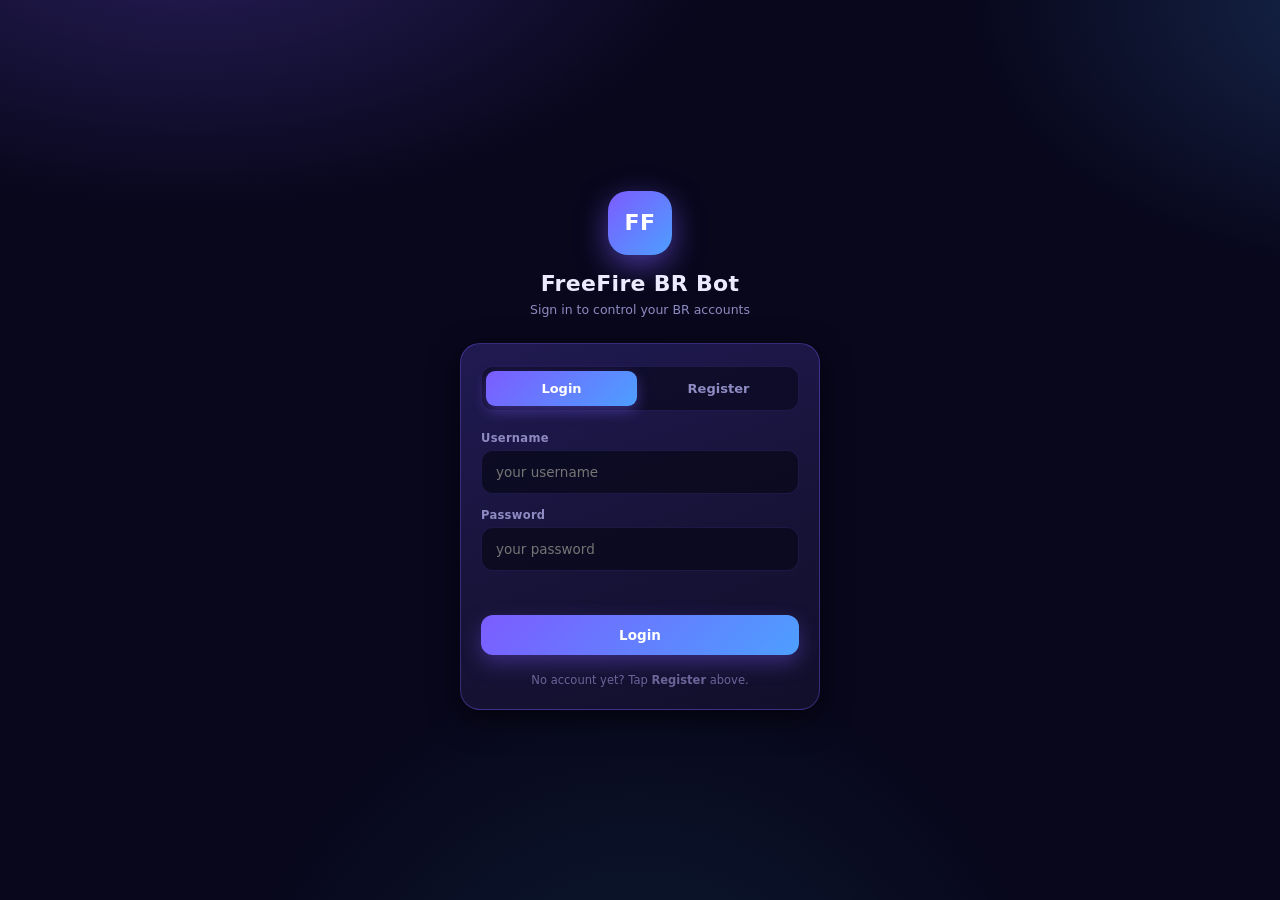
<file: static/login.html>
<!DOCTYPE html>
<html lang="en">
<head>
  <meta charset="UTF-8" />
  <meta name="viewport" content="width=device-width, initial-scale=1.0" />
  <title>Sign in &middot; FreeFire BR Bot</title>
  <link rel="stylesheet" href="/static/style.css" />
</head>
<body>
  <div class="auth-wrap">
    <div class="auth-hero">
      <div class="logo">FF</div>
      <h1>FreeFire BR Bot</h1>
      <p>Sign in to control your BR accounts</p>
    </div>

    <div class="auth-card">
      <div class="auth-tabs">
        <button id="tabLogin" class="active" type="button">Login</button>
        <button id="tabRegister" type="button">Register</button>
      </div>

      <form id="authForm" class="auth-form" autocomplete="off">
        <div class="field">
          <label for="username">Username</label>
          <input id="username" name="username" placeholder="your username" autocomplete="username" required />
        </div>
        <div class="field">
          <label for="password">Password</label>
          <input id="password" name="password" type="password" placeholder="your password" autocomplete="current-password" required />
        </div>
        <div class="field" id="confirmField" style="display:none">
          <label for="confirm">Confirm password</label>
          <input id="confirm" name="confirm" type="password" placeholder="repeat password" />
        </div>

        <div class="auth-msg" id="authMsg"></div>
        <button class="btn block" id="submitBtn" type="submit">Login</button>
      </form>

      <div class="auth-foot" id="authFoot">No account yet? Tap <b>Register</b> above.</div>
    </div>
  </div>

  <div id="toast" class="toast"></div>
  <script src="/static/auth.js"></script>
</body>
</html>
</file>
<file: static/style.css>
/* =========================================================================
   FreeFire BR Bot Panel - mobile-first dark purple/blue theme
   ========================================================================= */
:root {
  --bg: #08071c;
  --bg2: #0d0b26;
  --card: linear-gradient(160deg, #201a52 0%, #171338 55%, #120f2b 100%);
  --card2: linear-gradient(160deg, #1b1747 0%, #141130 100%);
  --line: rgba(124, 92, 255, 0.35);
  --line-soft: rgba(124, 92, 255, 0.16);
  --accent: #7c5cff;
  --accent2: #4d9fff;
  --cyan: #35e0ff;
  --text: #eceaff;
  --muted: #8f8ac2;
  --muted2: #6a6599;
  --green: #35e08a;
  --red: #ff5c7a;
  --amber: #ffb547;
  --radius: 18px;
  --shadow: 0 10px 30px rgba(0, 0, 0, 0.55);
}

* { box-sizing: border-box; margin: 0; padding: 0; }

html, body { height: 100%; }

body {
  font-family: "Segoe UI", system-ui, -apple-system, "Helvetica Neue", Arial, sans-serif;
  color: var(--text);
  background:
    radial-gradient(900px 500px at 15% -10%, rgba(124, 92, 255, 0.28), transparent 60%),
    radial-gradient(800px 500px at 110% 0%, rgba(77, 159, 255, 0.22), transparent 55%),
    radial-gradient(700px 700px at 50% 120%, rgba(53, 224, 255, 0.10), transparent 60%),
    var(--bg);
  background-attachment: fixed;
  min-height: 100vh;
  -webkit-font-smoothing: antialiased;
}

a { color: inherit; text-decoration: none; }
button { font-family: inherit; cursor: pointer; border: none; background: none; color: inherit; }
input, select { font-family: inherit; }

/* ---------------------------- app shell ---------------------------- */
.app-shell {
  max-width: 520px;
  margin: 0 auto;
  padding: 14px 14px 96px;
  min-height: 100vh;
}

/* ---------------------------- topbar ------------------------------- */
.topbar {
  display: flex;
  align-items: center;
  justify-content: space-between;
  gap: 10px;
  padding: 6px 2px 14px;
}
.brand { display: flex; align-items: center; gap: 11px; min-width: 0; }
.logo {
  width: 42px; height: 42px; flex: 0 0 42px;
  border-radius: 13px;
  display: grid; place-items: center;
  font-weight: 800; font-size: 15px; letter-spacing: 0.5px;
  color: #fff;
  background: linear-gradient(135deg, var(--accent), var(--accent2));
  box-shadow: 0 6px 18px rgba(124, 92, 255, 0.5);
}
.brand h1 { font-size: 16px; font-weight: 700; letter-spacing: 0.2px; }
.brand p { font-size: 11px; color: var(--muted); margin-top: 2px; }

.global-status {
  display: flex; align-items: center; gap: 7px;
  font-size: 11px; font-weight: 600; color: var(--muted);
  background: rgba(255, 255, 255, 0.04);
  border: 1px solid var(--line-soft);
  padding: 7px 11px; border-radius: 999px;
  white-space: nowrap;
}
.global-status .dot {
  width: 8px; height: 8px; border-radius: 50%;
  background: var(--muted); box-shadow: 0 0 8px currentColor;
}
.global-status.live .dot { background: var(--green); }
.global-status.busy .dot { background: var(--amber); }
.global-status.err .dot { background: var(--red); }

/* ---------------------------- search ------------------------------- */
.search-wrap { position: relative; margin-bottom: 12px; }
.search-wrap::before {
  content: "\1F50D";
  position: absolute; left: 14px; top: 50%; transform: translateY(-50%);
  font-size: 13px; opacity: 0.55; pointer-events: none;
}
.search-wrap input {
  width: 100%;
  padding: 13px 14px 13px 38px;
  border-radius: 14px;
  border: 1px solid var(--line-soft);
  background: rgba(20, 17, 48, 0.85);
  color: var(--text);
  font-size: 13.5px;
  outline: none;
  transition: border-color 0.18s, box-shadow 0.18s;
}
.search-wrap input::placeholder { color: var(--muted2); }
.search-wrap input:focus {
  border-color: var(--accent);
  box-shadow: 0 0 0 3px rgba(124, 92, 255, 0.18);
}

/* ---------------------------- filter tabs -------------------------- */
.tabs {
  display: flex; gap: 8px; margin-bottom: 14px;
  overflow-x: auto; scrollbar-width: none;
}
.tabs::-webkit-scrollbar { display: none; }
.tab {
  flex: 0 0 auto;
  padding: 9px 16px;
  border-radius: 999px;
  font-size: 12.5px; font-weight: 600;
  color: var(--muted);
  border: 1px solid var(--line-soft);
  background: rgba(255, 255, 255, 0.03);
  transition: all 0.16s;
}
.tab:hover { color: var(--text); }
.tab.active {
  color: #fff;
  background: linear-gradient(135deg, var(--accent), var(--accent2));
  border-color: transparent;
  box-shadow: 0 6px 16px rgba(124, 92, 255, 0.42);
}
.tab .cnt {
  font-size: 10px; opacity: 0.8; margin-left: 4px;
}

/* ---------------------------- add panel ---------------------------- */
.add-panel {
  border: 1px solid var(--line-soft);
  border-radius: var(--radius);
  background: var(--card2);
  margin-bottom: 14px;
  overflow: hidden;
}
.add-head {
  display: flex; align-items: center; justify-content: space-between;
  padding: 13px 15px; cursor: pointer;
}
.add-head h2 { font-size: 13.5px; font-weight: 700; }
.add-head .chev { transition: transform 0.2s; color: var(--muted); font-size: 12px; }
.add-panel.open .add-head .chev { transform: rotate(180deg); }
.add-body { display: none; padding: 0 15px 15px; }
.add-panel.open .add-body { display: block; }

.form-grid { display: grid; gap: 11px; }
.field label {
  display: block; font-size: 11px; font-weight: 600;
  color: var(--muted); margin-bottom: 5px; letter-spacing: 0.3px;
}
.field input, .field select {
  width: 100%;
  padding: 11px 13px;
  border-radius: 12px;
  border: 1px solid var(--line-soft);
  background: rgba(9, 8, 26, 0.75);
  color: var(--text);
  font-size: 13.5px;
  outline: none;
  transition: border-color 0.16s, box-shadow 0.16s;
}
.field input:focus, .field select:focus {
  border-color: var(--accent);
  box-shadow: 0 0 0 3px rgba(124, 92, 255, 0.18);
}
.field select option { background: #14112f; }

.btn {
  display: inline-flex; align-items: center; justify-content: center; gap: 7px;
  padding: 12px 16px;
  border-radius: 12px;
  font-size: 13.5px; font-weight: 700;
  color: #fff;
  background: linear-gradient(135deg, var(--accent), var(--accent2));
  box-shadow: 0 8px 20px rgba(124, 92, 255, 0.35);
  transition: transform 0.12s, box-shadow 0.12s, opacity 0.12s;
}
.btn:hover { transform: translateY(-1px); box-shadow: 0 10px 24px rgba(124, 92, 255, 0.45); }
.btn:active { transform: translateY(0); }
.btn.block { width: 100%; }
.btn.ghost {
  background: rgba(255, 255, 255, 0.05);
  border: 1px solid var(--line-soft);
  box-shadow: none;
  color: var(--text);
}
.btn.danger { background: linear-gradient(135deg, #ff5c7a, #ff7a5c); box-shadow: 0 8px 20px rgba(255, 92, 122, 0.35); }
.btn[disabled] { opacity: 0.55; pointer-events: none; }

/* ---------------------------- player cards ------------------------- */
.cards { display: grid; gap: 14px; }

.card {
  position: relative;
  border-radius: var(--radius);
  padding: 15px;
  background: var(--card);
  border: 1px solid var(--line);
  box-shadow: var(--shadow);
  overflow: hidden;
  animation: cardIn 0.28s ease both;
}
.card::before {
  content: "";
  position: absolute; inset: 0;
  background: radial-gradient(400px 140px at 100% 0%, rgba(124, 92, 255, 0.22), transparent 70%);
  pointer-events: none;
}
@keyframes cardIn { from { opacity: 0; transform: translateY(8px); } to { opacity: 1; transform: none; } }

.card-top { display: flex; align-items: flex-start; gap: 11px; position: relative; }
.avatar {
  width: 46px; height: 46px; flex: 0 0 46px;
  border-radius: 14px;
  display: grid; place-items: center;
  font-weight: 800; font-size: 18px; color: #fff;
  background: linear-gradient(135deg, #6a4dff, #2f7bff);
  border: 1px solid rgba(255, 255, 255, 0.18);
  box-shadow: 0 6px 16px rgba(47, 123, 255, 0.35);
  text-transform: uppercase;
}
.who { min-width: 0; flex: 1; }
.name {
  font-size: 14.5px; font-weight: 700; letter-spacing: 0.2px;
  display: flex; align-items: center; gap: 7px;
  white-space: nowrap; overflow: hidden; text-overflow: ellipsis;
}
.region-badge {
  font-size: 9.5px; font-weight: 800; letter-spacing: 0.5px;
  padding: 2px 6px; border-radius: 6px;
  background: linear-gradient(135deg, var(--accent), var(--accent2));
  color: #fff; flex: 0 0 auto;
}
.uid { font-size: 11.5px; color: var(--muted); margin-top: 3px; }

.status-pill {
  flex: 0 0 auto;
  font-size: 9.5px; font-weight: 800; letter-spacing: 0.4px;
  padding: 5px 9px; border-radius: 999px;
  text-transform: uppercase;
  border: 1px solid transparent;
  white-space: nowrap;
}
.status-pill.idle, .status-pill.stopped { color: var(--muted); background: rgba(255,255,255,0.06); border-color: var(--line-soft); }
.status-pill.logging_in { color: var(--cyan); background: rgba(53,224,255,0.10); border-color: rgba(53,224,255,0.35); }
.status-pill.ready { color: var(--green); background: rgba(53,224,138,0.10); border-color: rgba(53,224,138,0.35); }
.status-pill.matchmaking { color: var(--amber); background: rgba(255,181,71,0.12); border-color: rgba(255,181,71,0.38); }
.status-pill.in_game { color: #fff; background: linear-gradient(135deg, var(--accent), var(--accent2)); border-color: transparent; }
.status-pill.error { color: var(--red); background: rgba(255,92,122,0.12); border-color: rgba(255,92,122,0.38); }

.stats {
  display: grid; grid-template-columns: repeat(3, 1fr);
  gap: 8px; margin-top: 14px; position: relative;
}
.stat {
  background: rgba(8, 7, 24, 0.5);
  border: 1px solid var(--line-soft);
  border-radius: 12px;
  padding: 9px 10px;
  text-align: center;
}
.stat .k { display: block; font-size: 9.5px; font-weight: 700; letter-spacing: 0.4px; color: var(--muted); text-transform: uppercase; }
.stat .v { display: block; font-size: 15px; font-weight: 800; margin-top: 4px; }
.stat .v.pos { color: var(--green); }

.lvl-row {
  display: flex; align-items: center; gap: 8px;
  margin-top: 13px; font-size: 11.5px; font-weight: 700; position: relative;
}
.lvl-row .lvl { color: var(--cyan); }
.lvl-row .arrow { color: var(--muted); }
.lvl-row .spacer { flex: 1; }
.lvl-row .perhr { color: var(--green); font-weight: 700; }

.progress {
  height: 9px; border-radius: 999px; margin-top: 8px;
  background: rgba(8, 7, 24, 0.7);
  border: 1px solid var(--line-soft);
  overflow: hidden; position: relative;
}
.progress .bar {
  height: 100%; width: 0;
  border-radius: 999px;
  background: linear-gradient(90deg, var(--accent), var(--accent2), var(--cyan));
  box-shadow: 0 0 12px rgba(124, 92, 255, 0.6);
  transition: width 0.5s ease;
}
.prog-meta {
  display: flex; justify-content: space-between;
  font-size: 10.5px; color: var(--muted); margin-top: 6px; position: relative;
}

.match-timer {
  display: flex; align-items: center; gap: 6px;
  margin-top: 12px; font-size: 12px; font-weight: 700; color: var(--cyan);
  position: relative;
}
.match-timer .lbl { color: var(--muted); font-weight: 600; }
.match-timer.hidden { display: none; }

.actions {
  display: flex; gap: 8px; margin-top: 14px; position: relative;
}
.act {
  flex: 1;
  display: grid; place-items: center;
  padding: 11px 0;
  border-radius: 12px;
  font-size: 15px;
  background: rgba(255, 255, 255, 0.05);
  border: 1px solid var(--line-soft);
  color: var(--text);
  transition: all 0.14s;
}
.act:hover { background: rgba(124, 92, 255, 0.18); border-color: var(--accent); }
.act.primary { background: linear-gradient(135deg, var(--accent), var(--accent2)); border-color: transparent; color: #fff; }
.act.stop { background: linear-gradient(135deg, #ff5c7a, #ff7a5c); border-color: transparent; color: #fff; }
.act.del:hover { background: rgba(255, 92, 122, 0.18); border-color: var(--red); color: var(--red); }

/* ---------------------------- empty state -------------------------- */
.empty {
  text-align: center; padding: 46px 20px; color: var(--muted);
}
.empty .big { font-size: 40px; margin-bottom: 12px; opacity: 0.7; }
.empty h3 { font-size: 15px; color: var(--text); margin-bottom: 6px; }
.empty p { font-size: 12.5px; line-height: 1.6; }

/* ---------------------------- bottom nav --------------------------- */
.bottom-nav {
  position: fixed; left: 0; right: 0; bottom: 0;
  display: flex;
  max-width: 520px; margin: 0 auto;
  padding: 8px 10px calc(8px + env(safe-area-inset-bottom, 0px));
  gap: 6px;
  background: rgba(10, 8, 30, 0.92);
  backdrop-filter: blur(14px);
  border-top: 1px solid var(--line-soft);
  z-index: 40;
}
.nav-item {
  flex: 1;
  display: flex; flex-direction: column; align-items: center; gap: 3px;
  padding: 8px 4px;
  border-radius: 12px;
  font-size: 10.5px; font-weight: 700;
  color: var(--muted);
  transition: all 0.15s;
}
.nav-item .ic { font-size: 17px; line-height: 1; }
.nav-item.active { color: #fff; background: rgba(124, 92, 255, 0.16); }
.nav-item:hover { color: var(--text); }

/* ---------------------------- toast -------------------------------- */
.toast {
  position: fixed; left: 50%; bottom: 92px; transform: translate(-50%, 20px);
  max-width: 90%; padding: 12px 18px;
  border-radius: 13px;
  background: rgba(20, 17, 48, 0.98);
  border: 1px solid var(--line);
  color: var(--text); font-size: 13px; font-weight: 600;
  box-shadow: var(--shadow);
  opacity: 0; pointer-events: none;
  transition: opacity 0.2s, transform 0.2s;
  z-index: 60;
}
.toast.show { opacity: 1; transform: translate(-50%, 0); }
.toast.ok { border-color: rgba(53, 224, 138, 0.5); }
.toast.err { border-color: rgba(255, 92, 122, 0.5); }

/* ---------------------------- modal -------------------------------- */
.modal-overlay {
  position: fixed; inset: 0;
  background: rgba(4, 3, 14, 0.72);
  backdrop-filter: blur(4px);
  display: none; align-items: center; justify-content: center;
  padding: 22px; z-index: 70;
}
.modal-overlay.show { display: flex; }
.modal {
  width: 100%; max-width: 340px;
  border-radius: 20px;
  padding: 22px 20px;
  background: var(--card);
  border: 1px solid var(--line);
  box-shadow: var(--shadow);
  text-align: center;
  animation: cardIn 0.22s ease both;
}
.modal-icon {
  width: 52px; height: 52px; margin: 0 auto 14px;
  border-radius: 16px; display: grid; place-items: center;
  font-size: 24px;
  background: rgba(124, 92, 255, 0.16);
  border: 1px solid var(--line);
}
.modal-icon.danger { background: rgba(255, 92, 122, 0.16); border-color: rgba(255, 92, 122, 0.4); }
.modal h3 { font-size: 16px; margin-bottom: 8px; }
.modal p { font-size: 13px; color: var(--muted); line-height: 1.6; margin-bottom: 18px; }
.modal-btns { display: flex; gap: 10px; }
.modal-btns .btn { flex: 1; }

/* ---------------------------- logs panel --------------------------- */
.logs-panel {
  margin-top: 12px; position: relative;
  background: rgba(6, 5, 20, 0.7);
  border: 1px solid var(--line-soft);
  border-radius: 12px;
  max-height: 180px; overflow-y: auto;
  padding: 10px 12px;
  font-family: "SFMono-Regular", Consolas, monospace;
  font-size: 10.5px; line-height: 1.7; color: #b9b4e6;
}
.logs-panel.hidden { display: none; }
.logs-panel .ln { white-space: pre-wrap; word-break: break-word; }

/* =========================================================================
   Login / Register page
   ========================================================================= */
.auth-wrap {
  max-width: 400px;
  margin: 0 auto;
  min-height: 100vh;
  display: flex; flex-direction: column; justify-content: center;
  padding: 28px 20px;
}
.auth-hero { text-align: center; margin-bottom: 26px; }
.auth-hero .logo {
  width: 64px; height: 64px; margin: 0 auto 16px;
  border-radius: 20px; font-size: 22px;
  box-shadow: 0 10px 30px rgba(124, 92, 255, 0.55);
}
.auth-hero h1 { font-size: 22px; font-weight: 800; letter-spacing: 0.3px; }
.auth-hero p { font-size: 12.5px; color: var(--muted); margin-top: 6px; }

.auth-card {
  border-radius: 20px;
  padding: 22px 20px;
  background: var(--card);
  border: 1px solid var(--line);
  box-shadow: var(--shadow);
}
.auth-tabs {
  display: flex; gap: 6px; margin-bottom: 20px;
  background: rgba(8, 7, 24, 0.6);
  border-radius: 12px; padding: 4px;
  border: 1px solid var(--line-soft);
}
.auth-tabs button {
  flex: 1; padding: 10px 0;
  border-radius: 9px;
  font-size: 13px; font-weight: 700; color: var(--muted);
  transition: all 0.16s;
}
.auth-tabs button.active {
  color: #fff;
  background: linear-gradient(135deg, var(--accent), var(--accent2));
  box-shadow: 0 5px 14px rgba(124, 92, 255, 0.4);
}
.auth-form { display: grid; gap: 14px; }
.auth-form .field label { font-size: 11.5px; }
.auth-form .field input { padding: 13px 14px; }
.auth-msg {
  font-size: 12px; text-align: center; min-height: 16px;
  color: var(--red); font-weight: 600;
}
.auth-msg.ok { color: var(--green); }
.auth-foot { text-align: center; font-size: 11.5px; color: var(--muted2); margin-top: 18px; }

/* =========================================================================
   Dashboard page
   ========================================================================= */
.dash-hero {
  border-radius: var(--radius);
  padding: 18px;
  background: var(--card);
  border: 1px solid var(--line);
  box-shadow: var(--shadow);
  margin-bottom: 14px;
  position: relative; overflow: hidden;
}
.dash-hero::before {
  content: ""; position: absolute; inset: 0;
  background: radial-gradient(420px 160px at 100% 0%, rgba(124, 92, 255, 0.25), transparent 70%);
  pointer-events: none;
}
.dash-hero h2 { font-size: 15px; position: relative; }
.dash-hero p { font-size: 11.5px; color: var(--muted); margin-top: 4px; position: relative; }

.kpi-grid {
  display: grid; grid-template-columns: 1fr 1fr;
  gap: 12px; margin-bottom: 14px;
}
.kpi {
  border-radius: var(--radius);
  padding: 15px;
  background: var(--card2);
  border: 1px solid var(--line-soft);
  position: relative; overflow: hidden;
}
.kpi .ic {
  width: 36px; height: 36px; border-radius: 11px;
  display: grid; place-items: center; font-size: 17px;
  background: rgba(124, 92, 255, 0.16);
  border: 1px solid var(--line);
  margin-bottom: 11px;
}
.kpi .v { font-size: 24px; font-weight: 800; letter-spacing: 0.3px; }
.kpi .k { font-size: 10.5px; color: var(--muted); font-weight: 700; text-transform: uppercase; letter-spacing: 0.4px; margin-top: 3px; }
.kpi.green .ic { background: rgba(53,224,138,0.16); border-color: rgba(53,224,138,0.4); }
.kpi.green .v { color: var(--green); }
.kpi.blue .ic { background: rgba(77,159,255,0.16); border-color: rgba(77,159,255,0.4); }
.kpi.blue .v { color: var(--accent2); }
.kpi.cyan .ic { background: rgba(53,224,255,0.16); border-color: rgba(53,224,255,0.4); }
.kpi.cyan .v { color: var(--cyan); }
.kpi.amber .ic { background: rgba(255,181,71,0.16); border-color: rgba(255,181,71,0.4); }
.kpi.amber .v { color: var(--amber); }

.section-title {
  font-size: 12px; font-weight: 700; letter-spacing: 0.5px;
  text-transform: uppercase; color: var(--muted);
  margin: 20px 4px 10px;
}

.dash-list { display: grid; gap: 10px; }
.dash-row {
  display: flex; align-items: center; gap: 11px;
  padding: 12px 13px;
  border-radius: 14px;
  background: var(--card2);
  border: 1px solid var(--line-soft);
}
.dash-row .avatar { width: 38px; height: 38px; flex: 0 0 38px; border-radius: 11px; font-size: 15px; }
.dash-row .info { flex: 1; min-width: 0; }
.dash-row .info .nm { font-size: 13px; font-weight: 700; white-space: nowrap; overflow: hidden; text-overflow: ellipsis; }
.dash-row .info .sub { font-size: 10.5px; color: var(--muted); margin-top: 2px; }
.dash-row .right { text-align: right; flex: 0 0 auto; }
.dash-row .right .g { font-size: 13px; font-weight: 800; color: var(--green); }
.dash-row .right .m { font-size: 10px; color: var(--muted); margin-top: 2px; }

.stat-bars { display: grid; gap: 12px; }
.stat-bar .top { display: flex; justify-content: space-between; font-size: 12px; font-weight: 600; margin-bottom: 6px; }
.stat-bar .top .n { color: var(--muted); }
.stat-bar .track { height: 8px; border-radius: 999px; background: rgba(8,7,24,0.7); border: 1px solid var(--line-soft); overflow: hidden; }
.stat-bar .fill { height: 100%; border-radius: 999px; background: linear-gradient(90deg, var(--accent), var(--accent2)); transition: width 0.5s; }
.stat-bar.green .fill { background: linear-gradient(90deg, #35e08a, #35e0ff); }
.stat-bar.amber .fill { background: linear-gradient(90deg, #ffb547, #ff7a5c); }

.loading { text-align: center; padding: 40px; color: var(--muted); font-size: 13px; }
</file>
